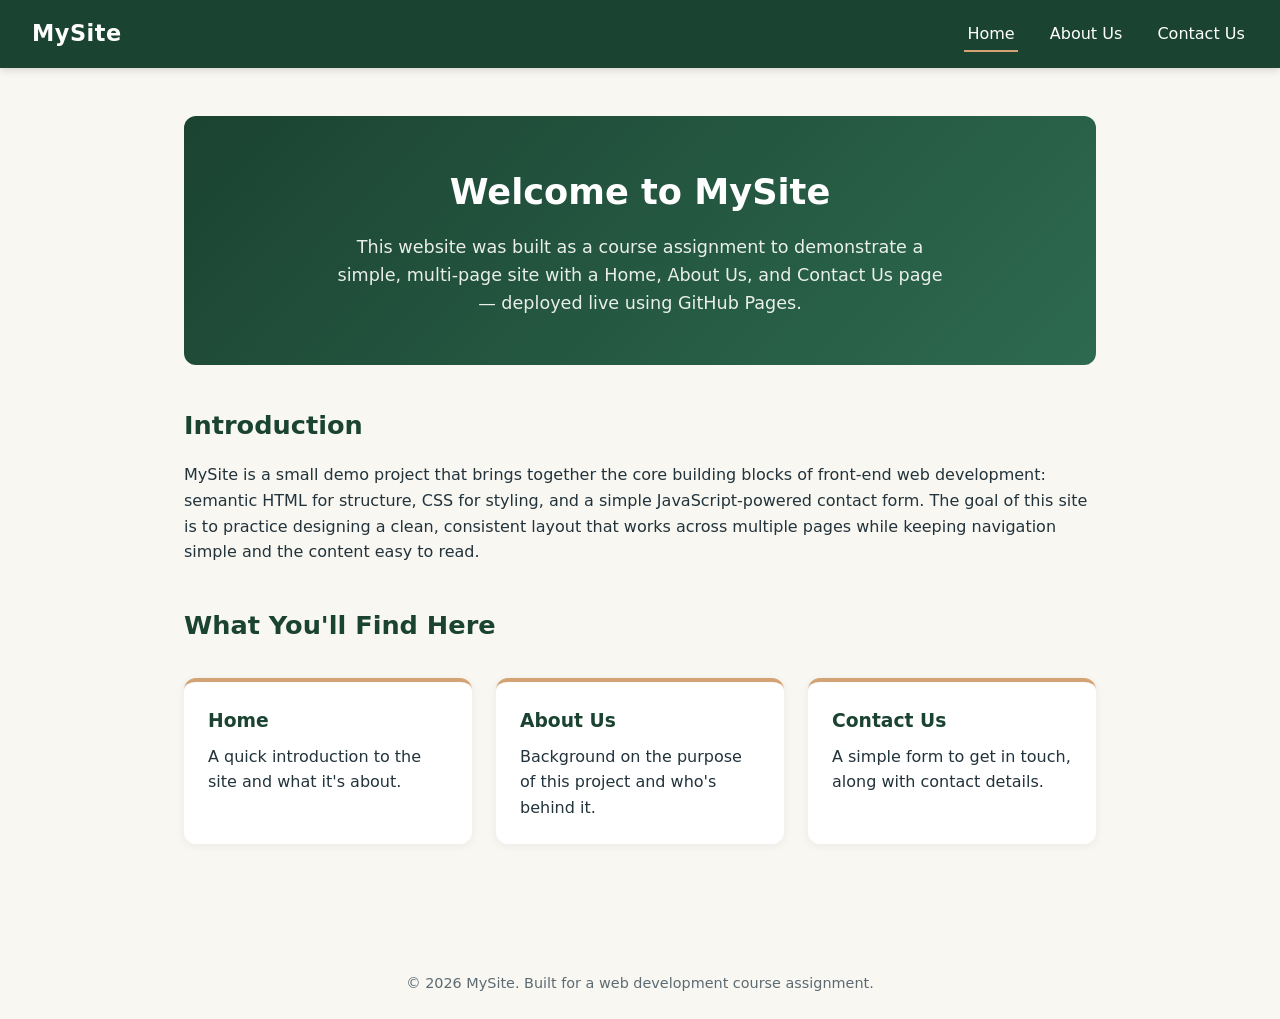
<file: index.html>
<!DOCTYPE html>
<html lang="en">
<head>
<meta charset="UTF-8">
<meta name="viewport" content="width=device-width, initial-scale=1.0">
<title>Home | MySite</title>
<link rel="stylesheet" href="style.css">
</head>
<body>

<header>
  <div class="logo">MySite</div>
  <nav>
    <ul>
      <li><a href="index.html" class="active">Home</a></li>
      <li><a href="about.html">About Us</a></li>
      <li><a href="contact.html">Contact Us</a></li>
    </ul>
  </nav>
</header>

<main>
  <section class="hero">
    <h1>Welcome to MySite</h1>
    <p>
      This website was built as a course assignment to demonstrate a simple, multi-page
      site with a Home, About Us, and Contact Us page — deployed live using GitHub Pages.
    </p>
  </section>

  <section>
    <h2>Introduction</h2>
    <p>
      MySite is a small demo project that brings together the core building blocks of
      front-end web development: semantic HTML for structure, CSS for styling, and a
      simple JavaScript-powered contact form. The goal of this site is to practice
      designing a clean, consistent layout that works across multiple pages while
      keeping navigation simple and the content easy to read.
    </p>
  </section>

  <section>
    <h2>What You'll Find Here</h2>
    <div class="card-grid">
      <div class="card">
        <h3>Home</h3>
        <p>A quick introduction to the site and what it's about.</p>
      </div>
      <div class="card">
        <h3>About Us</h3>
        <p>Background on the purpose of this project and who's behind it.</p>
      </div>
      <div class="card">
        <h3>Contact Us</h3>
        <p>A simple form to get in touch, along with contact details.</p>
      </div>
    </div>
  </section>
</main>

<footer>
  &copy; 2026 MySite. Built for a web development course assignment.
</footer>

</body>
</html>
</file>
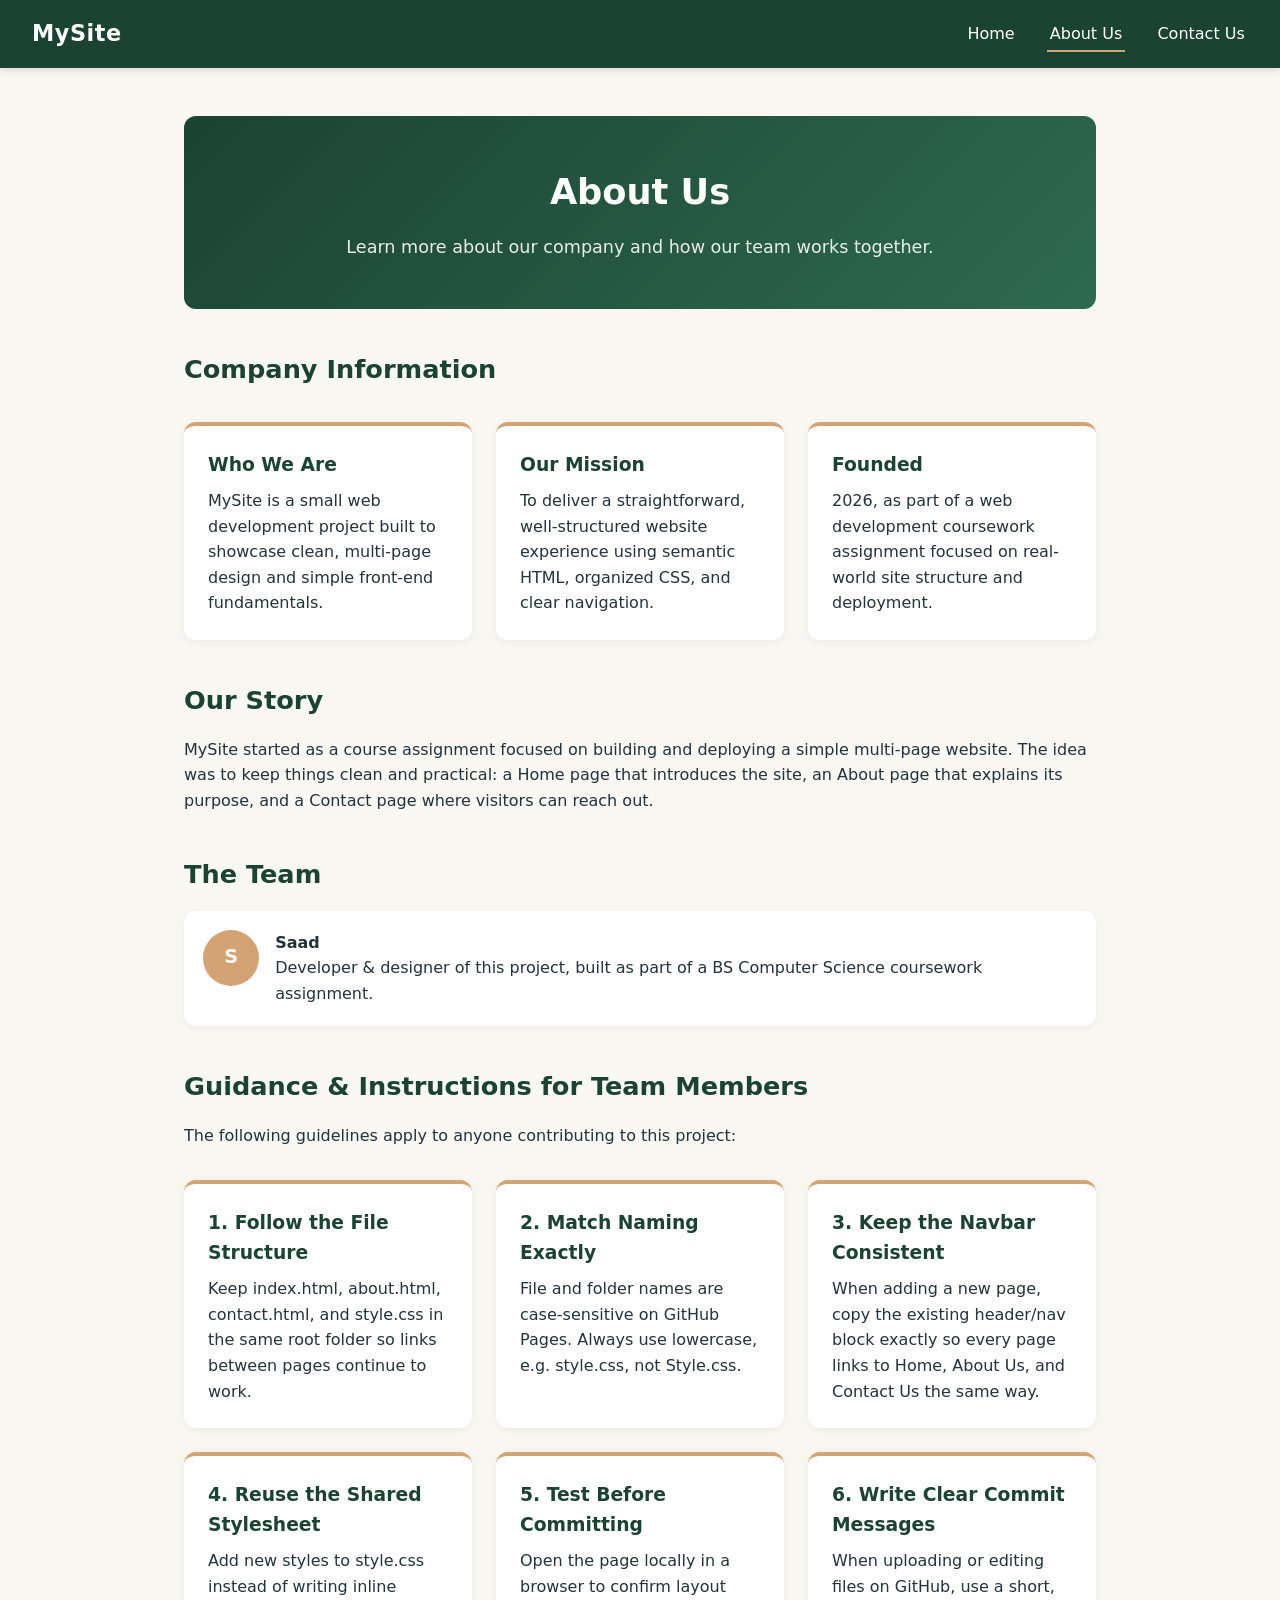
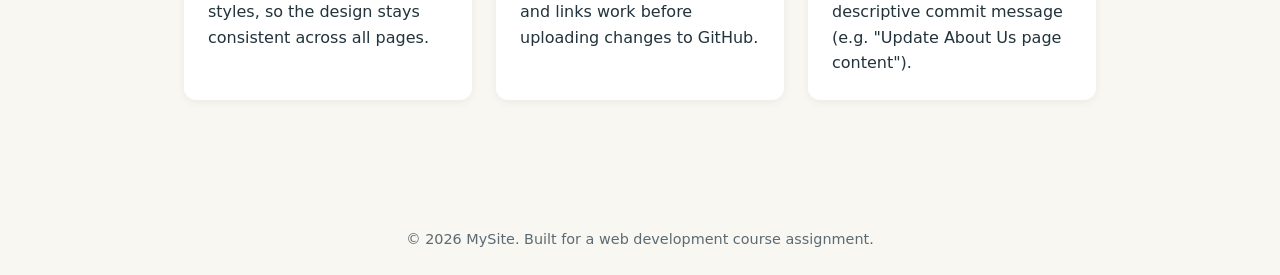
<file: about.html>
<!DOCTYPE html>
<html lang="en">
<head>
<meta charset="UTF-8">
<meta name="viewport" content="width=device-width, initial-scale=1.0">
<title>About Us | MySite</title>
<link rel="stylesheet" href="style.css">
</head>
<body>

<header>
  <div class="logo">MySite</div>
  <nav>
    <ul>
      <li><a href="index.html">Home</a></li>
      <li><a href="about.html" class="active">About Us</a></li>
      <li><a href="contact.html">Contact Us</a></li>
    </ul>
  </nav>
</header>

<main>
  <section class="hero">
    <h1>About Us</h1>
    <p>Learn more about our company and how our team works together.</p>
  </section>

  <section>
    <h2>Company Information</h2>
    <div class="card-grid">
      <div class="card">
        <h3>Who We Are</h3>
        <p>MySite is a small web development project built to showcase clean, multi-page design and simple front-end fundamentals.</p>
      </div>
      <div class="card">
        <h3>Our Mission</h3>
        <p>To deliver a straightforward, well-structured website experience using semantic HTML, organized CSS, and clear navigation.</p>
      </div>
      <div class="card">
        <h3>Founded</h3>
        <p>2026, as part of a web development coursework assignment focused on real-world site structure and deployment.</p>
      </div>
    </div>
  </section>

  <section>
    <h2>Our Story</h2>
    <p>
      MySite started as a course assignment focused on building and deploying a
      simple multi-page website. The idea was to keep things clean and practical:
      a Home page that introduces the site, an About page that explains its purpose,
      and a Contact page where visitors can reach out.
    </p>
  </section>

  <section>
    <h2>The Team</h2>
    <div class="team-member">
      <div class="avatar">S</div>
      <div>
        <strong>Saad</strong>
        <p>Developer &amp; designer of this project, built as part of a BS Computer Science coursework assignment.</p>
      </div>
    </div>
  </section>

  <section>
    <h2>Guidance &amp; Instructions for Team Members</h2>
    <p>The following guidelines apply to anyone contributing to this project:</p>
    <div class="card-grid">
      <div class="card">
        <h3>1. Follow the File Structure</h3>
        <p>Keep index.html, about.html, contact.html, and style.css in the same root folder so links between pages continue to work.</p>
      </div>
      <div class="card">
        <h3>2. Match Naming Exactly</h3>
        <p>File and folder names are case-sensitive on GitHub Pages. Always use lowercase, e.g. style.css, not Style.css.</p>
      </div>
      <div class="card">
        <h3>3. Keep the Navbar Consistent</h3>
        <p>When adding a new page, copy the existing header/nav block exactly so every page links to Home, About Us, and Contact Us the same way.</p>
      </div>
      <div class="card">
        <h3>4. Reuse the Shared Stylesheet</h3>
        <p>Add new styles to style.css instead of writing inline styles, so the design stays consistent across all pages.</p>
      </div>
      <div class="card">
        <h3>5. Test Before Committing</h3>
        <p>Open the page locally in a browser to confirm layout and links work before uploading changes to GitHub.</p>
      </div>
      <div class="card">
        <h3>6. Write Clear Commit Messages</h3>
        <p>When uploading or editing files on GitHub, use a short, descriptive commit message (e.g. "Update About Us page content").</p>
      </div>
    </div>
  </section>
</main>

<footer>
  &copy; 2026 MySite. Built for a web development course assignment.
</footer>

</body>
</html>
</file>
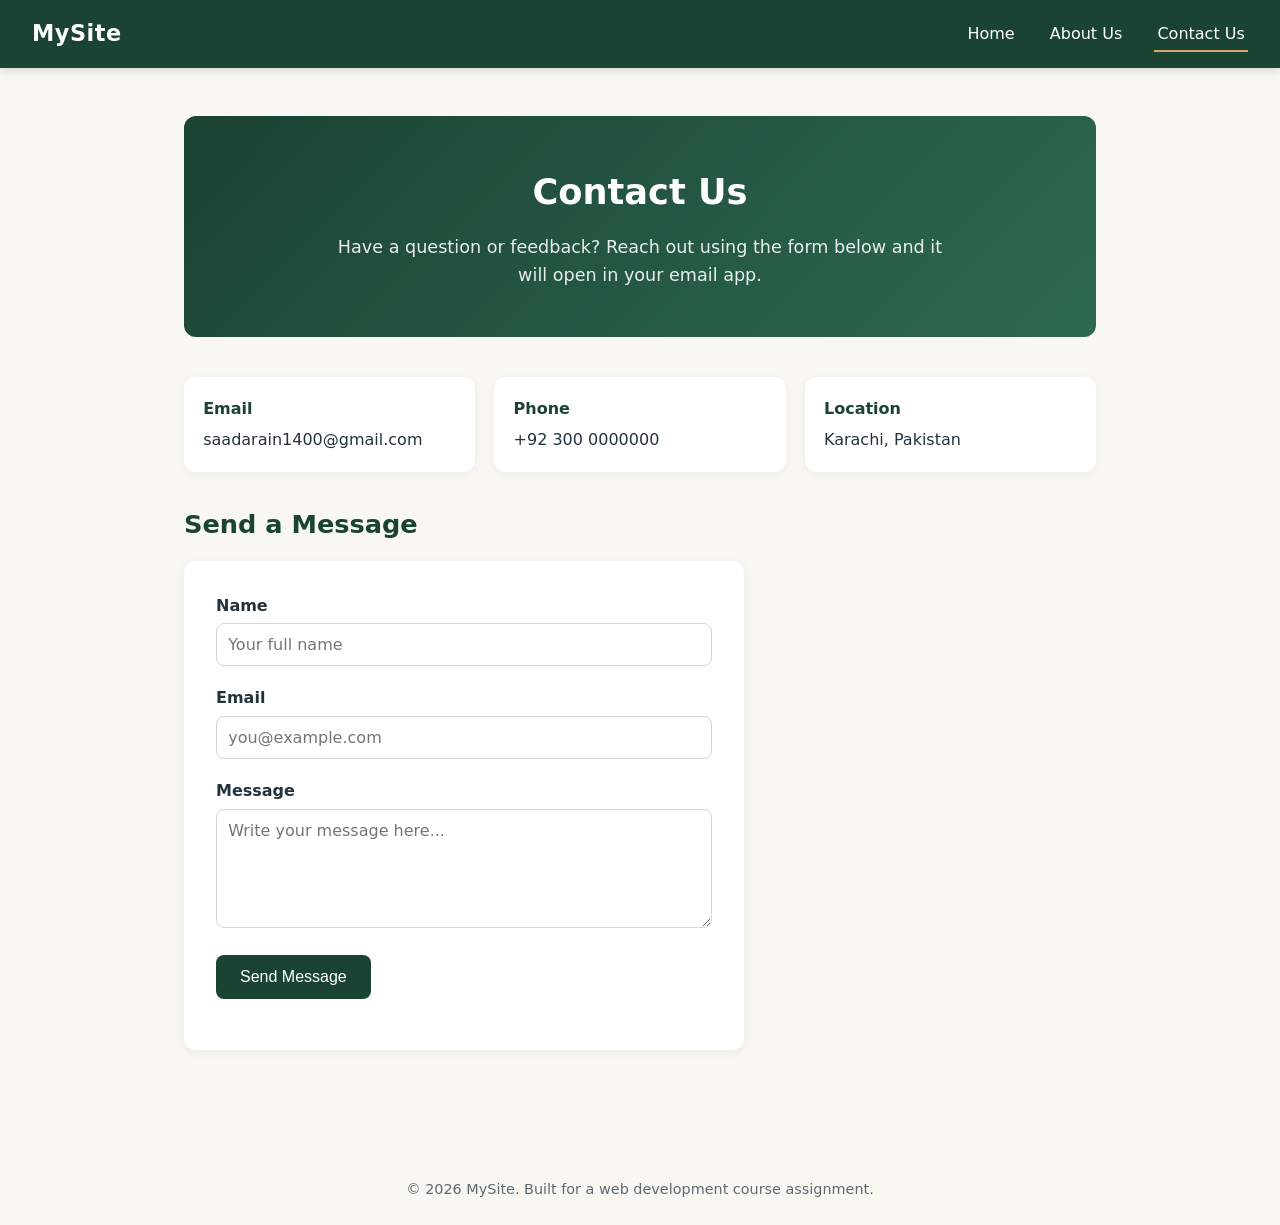
<file: contact.html>
<!DOCTYPE html>
<html lang="en">
<head>
<meta charset="UTF-8">
<meta name="viewport" content="width=device-width, initial-scale=1.0">
<title>Contact Us | MySite</title>
<link rel="stylesheet" href="style.css">
</head>
<body>

<header>
  <div class="logo">MySite</div>
  <nav>
    <ul>
      <li><a href="index.html">Home</a></li>
      <li><a href="about.html">About Us</a></li>
      <li><a href="contact.html" class="active">Contact Us</a></li>
    </ul>
  </nav>
</header>

<main>
  <section class="hero">
    <h1>Contact Us</h1>
    <p>Have a question or feedback? Reach out using the form below and it will open in your email app.</p>
  </section>

  <section class="contact-info">
    <div class="info-item">
      <strong>Email</strong>
      <span>saadarain1400@gmail.com</span>
    </div>
    <div class="info-item">
      <strong>Phone</strong>
      <span>+92 300 0000000</span>
    </div>
    <div class="info-item">
      <strong>Location</strong>
      <span>Karachi, Pakistan</span>
    </div>
  </section>

  <section>
    <h2>Send a Message</h2>
    <form id="contact-form">
      <div>
        <label for="name">Name</label>
        <input type="text" id="name" name="name" placeholder="Your full name" required>
      </div>
      <div>
        <label for="email">Email</label>
        <input type="email" id="email" name="email" placeholder="you@example.com" required>
      </div>
      <div>
        <label for="message">Message</label>
        <textarea id="message" name="message" rows="5" placeholder="Write your message here..." required></textarea>
      </div>
      <button type="submit">Send Message</button>
      <p id="form-status"></p>
    </form>
  </section>
</main>

<footer>
  &copy; 2026 MySite. Built for a web development course assignment.
</footer>

<script>
  const form = document.getElementById('contact-form');
  const status = document.getElementById('form-status');
  const CONTACT_EMAIL = 'saadarain1400@gmail.com';

  form.addEventListener('submit', function (e) {
    e.preventDefault();

    const name = document.getElementById('name').value.trim();
    const email = document.getElementById('email').value.trim();
    const message = document.getElementById('message').value.trim();

    const subject = encodeURIComponent(`New message from ${name} via MySite`);
    const body = encodeURIComponent(
      `Name: ${name}\nEmail: ${email}\n\nMessage:\n${message}`
    );

    // Opens the user's default email app with a pre-filled message
    window.location.href = `mailto:${CONTACT_EMAIL}?subject=${subject}&body=${body}`;

    status.textContent = 'Opening your email app to send this message...';
    status.style.color = '#1b4332';
  });
</script>

</body>
</html>
</file>
<file: style.css>
:root {
  --primary: #1b4332;
  --primary-light: #2d6a4f;
  --accent: #d4a373;
  --bg: #f8f7f2;
  --text: #22333b;
  --muted: #5c6b73;
  --white: #ffffff;
  --radius: 12px;
}

* { box-sizing: border-box; margin: 0; padding: 0; }

body {
  font-family: 'Segoe UI', system-ui, -apple-system, sans-serif;
  background: var(--bg);
  color: var(--text);
  line-height: 1.6;
}

header {
  background: var(--primary);
  color: var(--white);
  padding: 1rem 2rem;
  display: flex;
  align-items: center;
  justify-content: space-between;
  flex-wrap: wrap;
  position: sticky;
  top: 0;
  z-index: 10;
  box-shadow: 0 2px 8px rgba(0,0,0,0.15);
}

.logo {
  font-size: 1.4rem;
  font-weight: 700;
  letter-spacing: 0.5px;
}

nav ul {
  list-style: none;
  display: flex;
  gap: 1.8rem;
}

nav a {
  color: var(--white);
  text-decoration: none;
  font-weight: 500;
  padding: 0.4rem 0.2rem;
  border-bottom: 2px solid transparent;
  transition: border-color 0.2s ease, opacity 0.2s ease;
}

nav a:hover,
nav a.active {
  border-bottom: 2px solid var(--accent);
}

main {
  max-width: 960px;
  margin: 0 auto;
  padding: 3rem 1.5rem 4rem;
}

.hero {
  text-align: center;
  padding: 3rem 1.5rem;
  background: linear-gradient(135deg, var(--primary) 0%, var(--primary-light) 100%);
  color: var(--white);
  border-radius: var(--radius);
  margin-bottom: 2.5rem;
}

.hero h1 {
  font-size: 2.2rem;
  margin-bottom: 0.8rem;
}

.hero p {
  font-size: 1.1rem;
  opacity: 0.9;
  max-width: 620px;
  margin: 0 auto;
}

h2 {
  color: var(--primary);
  margin-bottom: 1rem;
  font-size: 1.6rem;
}

.card-grid {
  display: grid;
  grid-template-columns: repeat(auto-fit, minmax(240px, 1fr));
  gap: 1.5rem;
  margin-top: 2rem;
}

.card {
  background: var(--white);
  padding: 1.5rem;
  border-radius: var(--radius);
  box-shadow: 0 2px 10px rgba(0,0,0,0.06);
  border-top: 4px solid var(--accent);
}

.card h3 {
  color: var(--primary);
  margin-bottom: 0.5rem;
}

section {
  margin-bottom: 2.5rem;
}

.team-member {
  display: flex;
  gap: 1rem;
  align-items: flex-start;
  background: var(--white);
  padding: 1.2rem;
  border-radius: var(--radius);
  margin-bottom: 1rem;
  box-shadow: 0 2px 8px rgba(0,0,0,0.05);
}

.avatar {
  width: 56px;
  height: 56px;
  border-radius: 50%;
  background: var(--accent);
  color: var(--white);
  display: flex;
  align-items: center;
  justify-content: center;
  font-weight: 700;
  font-size: 1.2rem;
  flex-shrink: 0;
}

form {
  background: var(--white);
  padding: 2rem;
  border-radius: var(--radius);
  box-shadow: 0 2px 10px rgba(0,0,0,0.06);
  display: flex;
  flex-direction: column;
  gap: 1.2rem;
  max-width: 560px;
}

label {
  font-weight: 600;
  margin-bottom: 0.3rem;
  display: block;
}

input, textarea {
  width: 100%;
  padding: 0.7rem;
  border: 1px solid #d5d5d5;
  border-radius: 8px;
  font-family: inherit;
  font-size: 1rem;
}

input:focus, textarea:focus {
  outline: none;
  border-color: var(--primary-light);
}

button {
  background: var(--primary);
  color: var(--white);
  border: none;
  padding: 0.8rem 1.5rem;
  border-radius: 8px;
  font-size: 1rem;
  cursor: pointer;
  align-self: flex-start;
  transition: background 0.2s ease;
}

button:hover {
  background: var(--primary-light);
}

.contact-info {
  display: grid;
  grid-template-columns: repeat(auto-fit, minmax(200px, 1fr));
  gap: 1.2rem;
  margin-bottom: 2rem;
}

.info-item {
  background: var(--white);
  padding: 1.2rem;
  border-radius: var(--radius);
  box-shadow: 0 2px 8px rgba(0,0,0,0.05);
}

.info-item strong {
  color: var(--primary);
  display: block;
  margin-bottom: 0.3rem;
}

footer {
  text-align: center;
  padding: 1.5rem;
  color: var(--muted);
  font-size: 0.9rem;
}

#form-status {
  font-weight: 600;
}
</file>
